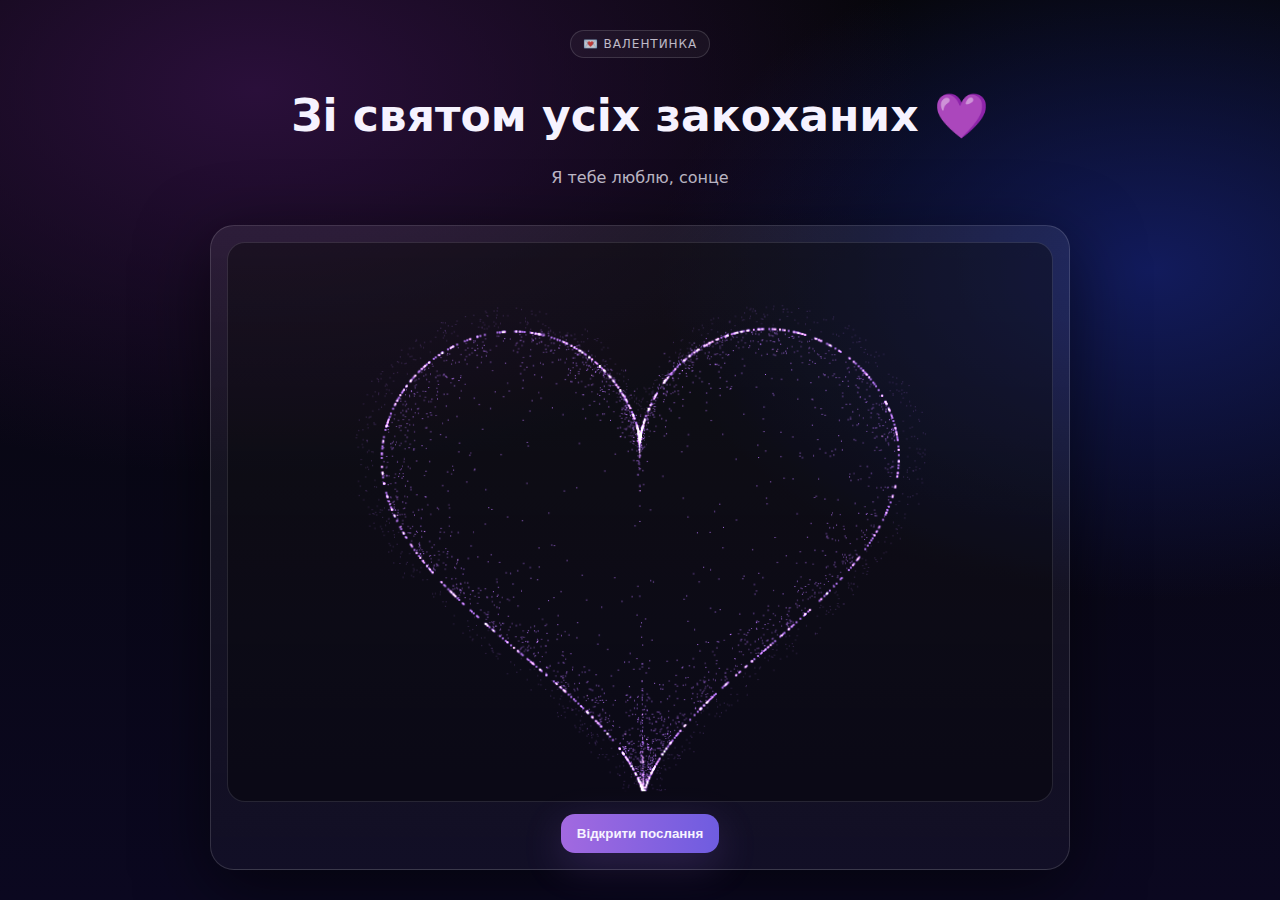
<file: index.html>
<!doctype html>
<html lang="uk">
<head>
  <meta charset="utf-8" />
  <meta name="viewport" content="width=device-width, initial-scale=1" />
  <title>Валентинка 💜</title>

  <style>
    :root{
      --bg1:#06060a; --bg2:#0b0820;
      --text:#f6f3ff; --muted:rgba(246,243,255,.75);
      --stroke:rgba(255,255,255,.14);
    }
    *{box-sizing:border-box}
    html,body{height:100%}
    body{
      margin:0; color:var(--text);
      font-family: ui-sans-serif, system-ui, -apple-system, Segoe UI, Roboto, Arial;
      background:
        radial-gradient(1200px 700px at 20% 10%, #2a0f3a 0%, transparent 55%),
        radial-gradient(900px 600px at 90% 30%, #121b5c 0%, transparent 55%),
        linear-gradient(180deg, var(--bg1), var(--bg2));
    }
    .wrap{
      min-height:100%;
      display:grid; place-items:center;
      padding:22px; gap:10px; text-align:center;
    }
    .badge{
      padding:6px 12px;
      border:1px solid var(--stroke);
      background:rgba(255,255,255,.04);
      border-radius:999px;
      font-size:12px;
      letter-spacing:.08em;
      text-transform:uppercase;
      color:var(--muted);
    }
    h1{margin:6px 0 0; font-size:clamp(26px,3.6vw,44px)}
    .sub{margin:0 0 12px; color:var(--muted)}

    .card{
      width:min(860px, 94vw);
      background:linear-gradient(180deg, rgba(255,255,255,.07), rgba(255,255,255,.03));
      border:1px solid var(--stroke);
      border-radius:24px;
      padding:16px;
      display:grid; gap:12px;
      box-shadow:0 18px 70px rgba(0,0,0,.55);
    }
    .stage{
      width:100%;
      height:min(560px, 66vh);
      border-radius:18px;
      background: rgba(0,0,0,.22);
      border:1px solid rgba(255,255,255,.10);
      overflow:hidden;
      position:relative;
    }
    canvas{ position:absolute; inset:0; width:100%; height:100%; display:block; }

    .btn{
      justify-self:center;
      cursor:pointer;
      border:none;
      padding:12px 16px;
      border-radius:14px;
      color:var(--text);
      background:linear-gradient(90deg, rgba(186,120,255,.86), rgba(126,105,255,.86));
      box-shadow: 0 12px 40px rgba(180,120,255,.18);
      font-weight:700;
    }
    .msg{
      text-align:left;
      padding:16px;
      border-radius:18px;
      border:1px solid rgba(255,255,255,.12);
      background:rgba(0,0,0,.18);
    }
    .hidden{display:none}
    .sig{margin-top:10px; opacity:.75; font-style:italic}
  </style>
</head>

<body>
  <main class="wrap">
    <div class="badge">💌 ВАЛЕНТИНКА</div>
    <h1>Зі святом усіх закоханих 💜</h1>
    <p class="sub">Я тебе люблю, сонце </p>

    <section class="card">
      <div class="stage">
        <canvas id="c"></canvas>
      </div>

      <button id="btn" class="btn">Відкрити послання</button>

      <div id="msg" class="msg hidden">
        <h2>Моє послання для тебе</h2>
        <p>
          Ти — мій промінчик сонця, що робить мої дні теплішими. Дякую, що ти є. 💜<br/>
        </p>
        <div class="sig">— Твоє сонечко</div>
      </div>
    </section>
  </main>

  <script>
    // toggle
    const btn = document.getElementById("btn");
    const msg = document.getElementById("msg");
    btn.addEventListener("click", () => {
      msg.classList.toggle("hidden");
      btn.textContent = msg.classList.contains("hidden") ? "Відкрити послання" : "Сховати послання";
    });

    // ===== FAST HEART: render once -> animate with drawImage =====
    const canvas = document.getElementById("c");
    const ctx = canvas.getContext("2d", { alpha:true });

    // Offscreen (pre-rendered heart)
    const off = document.createElement("canvas");
    const offCtx = off.getContext("2d", { alpha:true });

    const state = { w:0,h:0,cx:0,cy:0, dpr:1, burst:0, ready:false };

    // colors
    const CORE = "rgba(186,120,255,0.95)";
    const EDGE = "rgba(186,120,255,0.70)";
    const HALO = "rgba(186,120,255,0.30)";
    const GLOW = "rgba(120,70,255,0.70)";

    const rand = (a=0,b=1)=> a + Math.random()*(b-a);
    const randi = (a,b)=> (a + Math.floor(Math.random()*(b-a+1)));

    function heartXY(t){
      const x = 16 * Math.pow(Math.sin(t), 3);
      const y = -(13 * Math.cos(t) - 5 * Math.cos(2*t) - 2 * Math.cos(3*t) - Math.cos(4*t));
      return {x,y};
    }
    function scatterInside(x, y, cx, cy, beta=0.15){
      const ratioX = -beta * Math.log(Math.random());
      const ratioY = -beta * Math.log(Math.random());
      const dx = ratioX * (x - cx);
      const dy = ratioY * (y - cy);
      return { x: x - dx, y: y - dy };
    }

    function resize(){
      const r = canvas.getBoundingClientRect();
      const dpr = Math.max(1, Math.min(2, window.devicePixelRatio || 1));
      canvas.width  = Math.floor(r.width * dpr);
      canvas.height = Math.floor(r.height * dpr);
      ctx.setTransform(dpr,0,0,dpr,0,0);

      state.w = r.width; state.h = r.height;
      state.cx = r.width/2; state.cy = r.height/2;
      state.dpr = dpr;

      // offscreen at same logical size
      off.width  = Math.floor(r.width * dpr);
      off.height = Math.floor(r.height * dpr);
      offCtx.setTransform(dpr,0,0,dpr,0,0);

      prerenderHeart(); // rebuild once
    }
    window.addEventListener("resize", resize);

    function prerenderHeart(){
      const w = state.w, h = state.h, cx = state.cx, cy = state.cy;

      // clear
      offCtx.clearRect(0,0,w,h);

      // choose scale relative to stage
      const ENLARGE = Math.min(w,h) * 0.030;

      // counts (light)
      const baseN = 900;
      const edgeN = 1600;
      const centerN = 1200;
      const haloN = 1100;

      // build base outline points
      const base = [];
      for(let i=0;i<baseN;i++){
        const t = rand(0, Math.PI*2);
        const p = heartXY(t);
        base.push({ x: p.x*ENLARGE + cx, y: p.y*ENLARGE + cy });
      }

      // glow pass once
      offCtx.save();
      offCtx.globalCompositeOperation = "lighter";
      offCtx.shadowColor = GLOW;
      offCtx.shadowBlur = 18;

      // halo
      offCtx.fillStyle = HALO;
      for(let i=0;i<haloN;i++){
        const t = rand(0, Math.PI*2);
        const p = heartXY(t);
        const x = p.x*(ENLARGE*1.07) + cx + randi(-10,10);
        const y = p.y*(ENLARGE*1.07) + cy + randi(-10,10);
        offCtx.fillRect(x, y, 1, 1);
      }

      // edge diffusion
      offCtx.fillStyle = EDGE;
      for(let i=0;i<edgeN;i++){
        const p = base[randi(0, base.length-1)];
        const q = scatterInside(p.x, p.y, cx, cy, 0.06);
        offCtx.fillRect(q.x, q.y, 1, 1);
      }

      // center diffusion
      offCtx.fillStyle = CORE;
      for(let i=0;i<centerN;i++){
        const p = base[randi(0, base.length-1)];
        const q = scatterInside(p.x, p.y, cx, cy, 0.18);
        offCtx.fillRect(q.x, q.y, 1, 1);
      }

      // crisp outline
      offCtx.shadowBlur = 0;
      offCtx.fillStyle = CORE;
      for(const p of base){
        offCtx.fillRect(p.x, p.y, 2, 2);
      }

      offCtx.restore();

      state.ready = true;
    }

    // animate: only drawImage + tiny transform
    let last = 0;
    function loop(ts){
      requestAnimationFrame(loop);
      if(!state.ready) return;

      // cap ~60fps
      if(ts - last < 16) return;
      last = ts;

      const t = ts/1000;

      // smooth pulse
      const pulse = 1 + 0.035*Math.sin(t*2.2);
      const sway = 0.010*Math.sin(t*1.4);

      ctx.clearRect(0,0,state.w,state.h);

      // dark base
      ctx.fillStyle = "rgba(0,0,0,0.18)";
      ctx.fillRect(0,0,state.w,state.h);

      // burst makes it brighter (cheap)
      const burst = state.burst;
      if(burst > 0){
        ctx.globalAlpha = 1;
        ctx.save();
        ctx.globalCompositeOperation = "lighter";
        ctx.fillStyle = "rgba(210,170,255,0.08)";
        ctx.fillRect(0,0,state.w,state.h);
        ctx.restore();
        state.burst = Math.max(0, burst - 0.06);
      }

      // draw pre-rendered heart with transform
      const cx = state.cx, cy = state.cy;
      ctx.save();
      ctx.translate(cx, cy);
      ctx.rotate(sway);
      ctx.scale(pulse, pulse);
      ctx.translate(-cx, -cy);
      ctx.drawImage(off, 0, 0, state.w, state.h);
      ctx.restore();
    }

    canvas.addEventListener("pointerdown", () => { state.burst = 1; });

    resize();
    requestAnimationFrame(loop);
  </script>
</body>
</html>
</file>
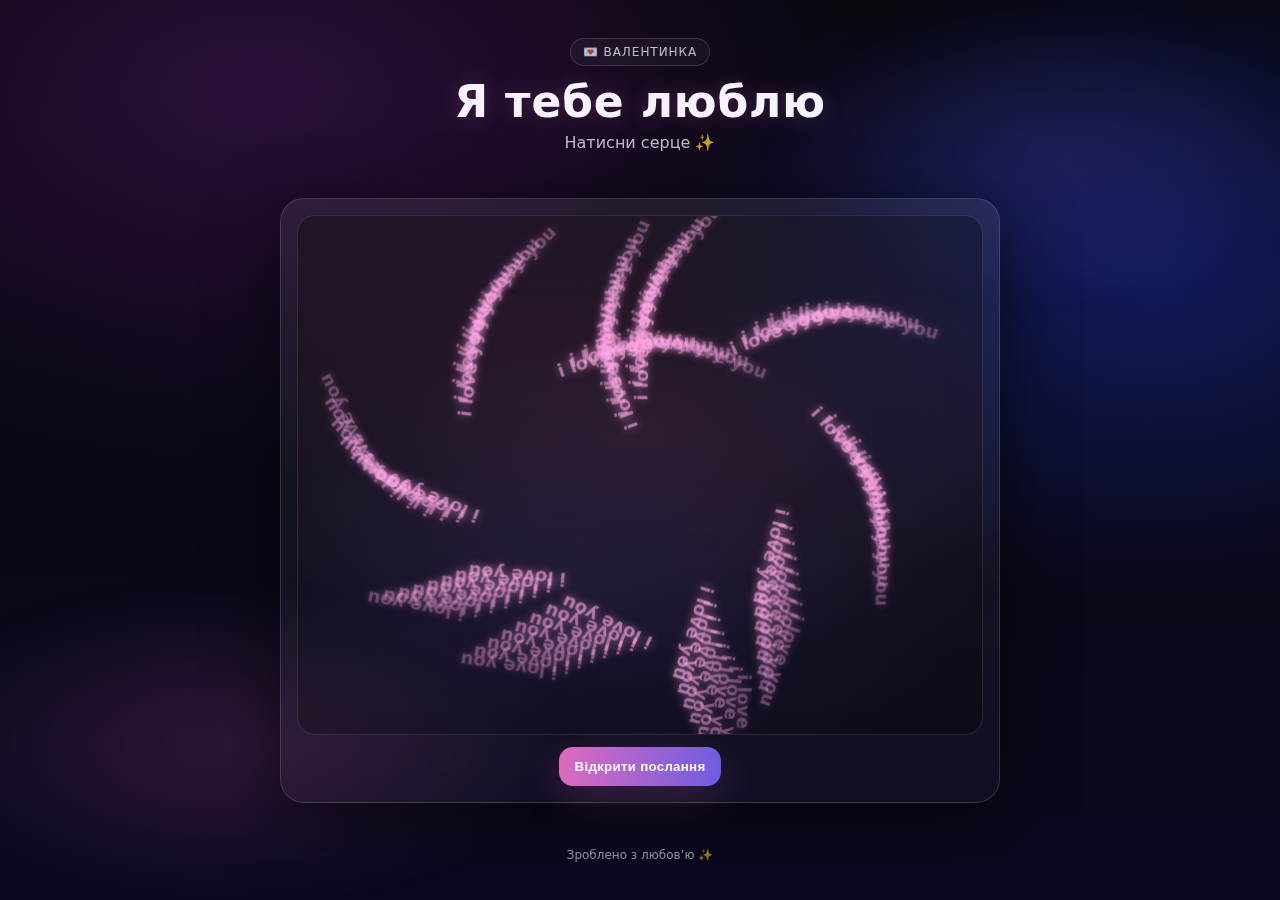
<file: Untitled2 Colab.html>
<!doctype html>
<html lang="uk">
<head>
  <meta charset="utf-8" />
  <meta name="viewport" content="width=device-width, initial-scale=1" />
  <title>Для тебе ❤️</title>
  <link rel="stylesheet" href="style.css" />
</head>
<body>
  <div class="bg"></div>

  <main class="wrap">
    <header class="top">
      <div class="badge">💌 Валентинка</div>
      <h1 id="title">Я тебе люблю</h1>
      <p id="subtitle">Натисни серце ✨</p>
    </header>

    <section class="card">
      <canvas id="c"></canvas>

      <button id="btn" class="btn" aria-label="Toggle message">
        Відкрити послання
      </button>

      <div id="msg" class="msg hidden">
        <h2>Моє послання для тебе</h2>
        <p id="letter">
          Ти — моя найтепліша людина. Дякую, що ти є. ❤️<br/>
          Хочу ще багато-багато наших днів разом.
        </p>
        <div class="sig">— Твоя Ніка</div>
      </div>
    </section>

    <footer class="foot">
      <span>Зроблено з любов’ю ✨</span>
    </footer>
  </main>

  <script src="script.js"></script>
</body>
</html>
</file>
<file: style.css>
:root{
  --bg1:#06060a;
  --bg2:#0b0820;
  --pink:#ff7ad9;
  --pink2:#ffb3ea;
  --text:#f6f3ff;
  --muted:rgba(246,243,255,.75);
  --card:rgba(255,255,255,.06);
  --stroke:rgba(255,255,255,.14);
  --shadow:0 18px 70px rgba(0,0,0,.55);
}

*{box-sizing:border-box}
html,body{height:100%}
body{
  margin:0;
  color:var(--text);
  font-family: ui-sans-serif, system-ui, -apple-system, Segoe UI, Roboto, Arial, "Noto Sans", "Helvetica Neue";
  background: radial-gradient(1200px 700px at 20% 10%, #2a0f3a 0%, transparent 55%),
              radial-gradient(900px 600px at 90% 30%, #121b5c 0%, transparent 55%),
              linear-gradient(180deg, var(--bg1), var(--bg2));
  overflow:hidden;
}

.bg{
  position:fixed; inset:-40px;
  background:
    radial-gradient(600px 280px at 20% 80%, rgba(255,122,217,.16), transparent 60%),
    radial-gradient(500px 260px at 80% 20%, rgba(126,105,255,.16), transparent 60%);
  filter: blur(18px);
  pointer-events:none;
  opacity:.9;
}

.wrap{
  position:relative;
  height:100%;
  display:grid;
  place-items:center;
  padding:22px;
}

.top{
  text-align:center;
  margin-bottom:14px;
}
.badge{
  display:inline-block;
  padding:6px 12px;
  border:1px solid var(--stroke);
  background:rgba(255,255,255,.04);
  border-radius:999px;
  font-size:12px;
  letter-spacing:.08em;
  text-transform:uppercase;
  color:var(--muted);
}
h1{
  margin:10px 0 6px;
  font-size: clamp(26px, 3.6vw, 44px);
  letter-spacing:.02em;
  text-shadow: 0 0 22px rgba(255,122,217,.22);
}
p{
  margin:0;
  color:var(--muted);
}

.card{
  width:min(720px, 92vw);
  background:linear-gradient(180deg, rgba(255,255,255,.07), rgba(255,255,255,.03));
  border:1px solid var(--stroke);
  border-radius:24px;
  box-shadow:var(--shadow);
  padding:16px;
  display:grid;
  gap:12px;
}

canvas{
  width:100%;
  height:min(520px, 62vh);
  display:block;
  border-radius:18px;
  background: radial-gradient(800px 420px at 50% 40%, rgba(255,122,217,.10), transparent 62%),
              radial-gradient(700px 380px at 40% 70%, rgba(126,105,255,.10), transparent 62%),
              rgba(0,0,0,.25);
  border:1px solid rgba(255,255,255,.10);
}

.btn{
  justify-self:center;
  cursor:pointer;
  border:none;
  padding:12px 16px;
  border-radius:14px;
  color:var(--text);
  background:linear-gradient(90deg, rgba(255,122,217,.86), rgba(126,105,255,.86));
  box-shadow: 0 12px 40px rgba(255,122,217,.18);
  font-weight:700;
  letter-spacing:.02em;
  transition: transform .15s ease, filter .15s ease;
}
.btn:hover{ transform: translateY(-1px); filter:brightness(1.05); }
.btn:active{ transform: translateY(0px) scale(.99); }

.msg{
  padding:16px 16px 14px;
  border-radius:18px;
  border:1px solid rgba(255,255,255,.12);
  background:rgba(0,0,0,.18);
}
.msg h2{
  margin:0 0 8px;
  font-size:18px;
}
.msg p{
  margin:0;
  line-height:1.55;
  color:rgba(246,243,255,.88);
  font-size:15px;
}
.sig{
  margin-top:10px;
  color:rgba(246,243,255,.72);
  font-style:italic;
}
.hidden{ display:none; }

.foot{
  margin-top:12px;
  color:rgba(246,243,255,.55);
  font-size:12px;
}
</file>
